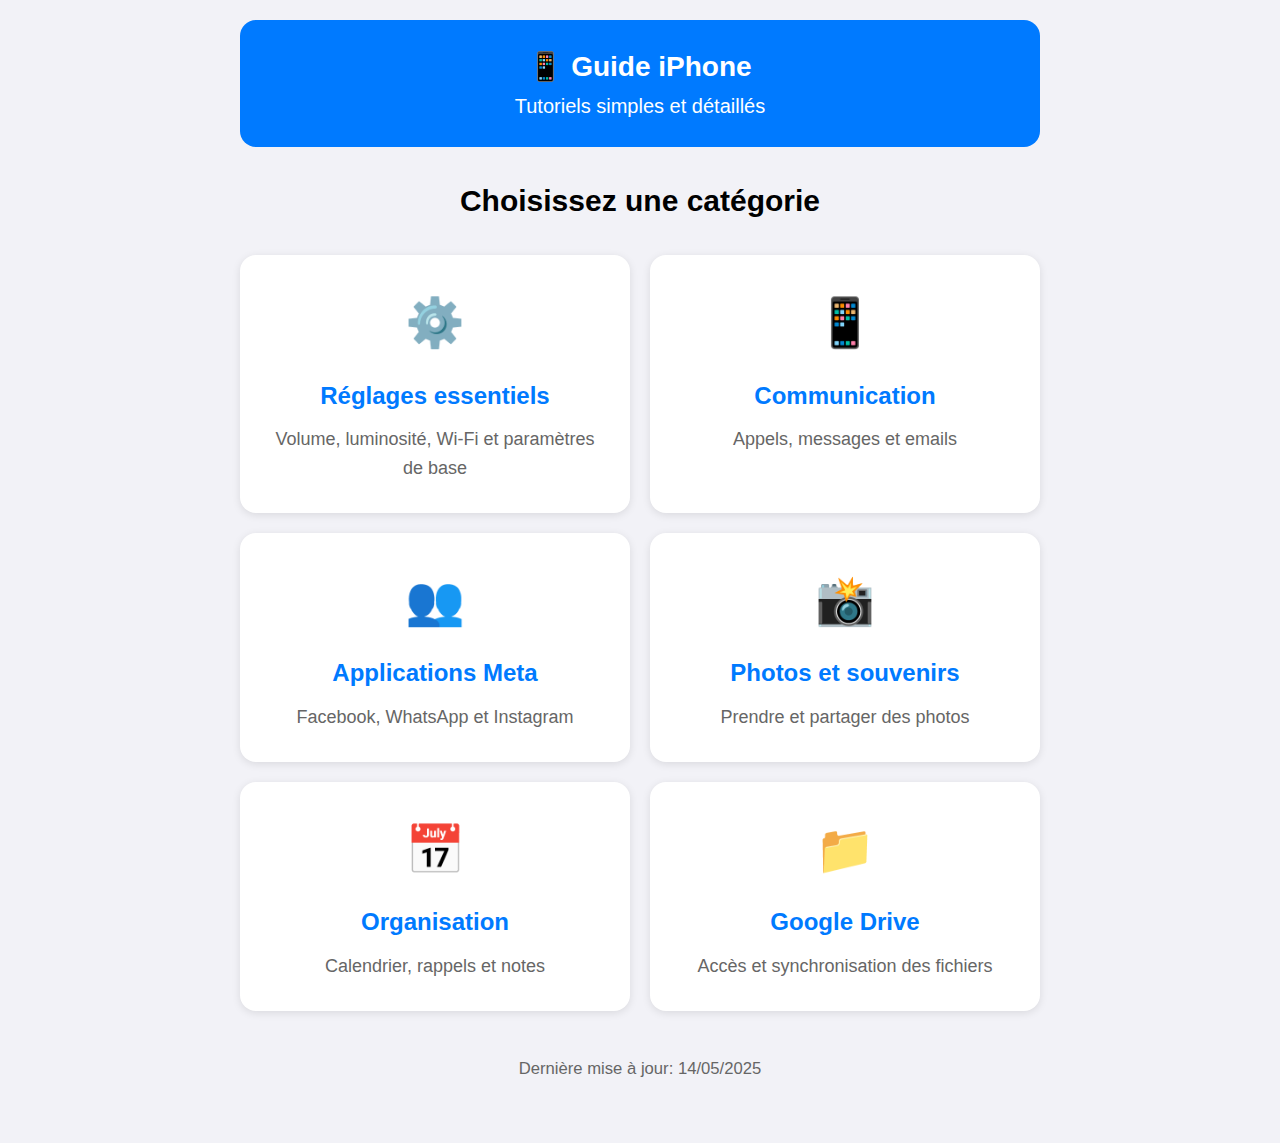
<file: index.html>
<!DOCTYPE html>
<html lang="fr">
<head>
    <meta charset="UTF-8">
    <meta name="viewport" content="width=device-width, initial-scale=1.0">
    <title>Guide iPhone - Tutoriels simples</title>
    <style>
:root {
    --primary-color: #007AFF;
    --secondary-color: #5AC8FA;
    --background-color: #F2F2F7;
    --text-color: #000;
    --card-bg: #fff;
    --border-radius: 16px;
    --text-size-base: 20px;
    --heading-size: 28px;
}

* {
    margin: 0;
    padding: 0;
    box-sizing: border-box;
}

body {
    font-family: -apple-system, BlinkMacSystemFont, 'SF Pro Text', sans-serif;
    font-size: var(--text-size-base);
    line-height: 1.6;
    color: var(--text-color);
    background-color: var(--background-color);
    padding: 20px;
}

.container {
    max-width: 800px;
    margin: 0 auto;
}

header {
    text-align: center;
    margin-bottom: 30px;
    padding: 25px;
    background-color: var(--primary-color);
    color: white;
    border-radius: var(--border-radius);
}

h1 {
    font-size: var(--heading-size);
    font-weight: 600;
}

.breadcrumb {
    margin-bottom: 20px;
    font-size: 16px;
    color: #666;
}

.breadcrumb a {
    color: var(--primary-color);
    text-decoration: none;
}

.category-grid {
    display: grid;
    grid-template-columns: repeat(auto-fit, minmax(300px, 1fr));
    gap: 20px;
    margin-bottom: 40px;
}

.category-card {
    background-color: var(--card-bg);
    border-radius: var(--border-radius);
    padding: 30px;
    text-align: center;
    box-shadow: 0 2px 8px rgba(0,0,0,0.1);
    transition: transform 0.2s ease;
    text-decoration: none;
    color: var(--text-color);
}

.category-card:active {
    transform: scale(0.98);
}

.category-icon {
    font-size: 48px;
    margin-bottom: 15px;
}

.category-name {
    font-size: 24px;
    font-weight: 600;
    margin-bottom: 10px;
    color: var(--primary-color);
}

.category-description {
    font-size: 18px;
    color: #666;
}

.tutoriel-card {
    background-color: var(--card-bg);
    border-radius: var(--border-radius);
    padding: 20px;
    margin-bottom: 20px;
    box-shadow: 0 2px 8px rgba(0,0,0,0.1);
    transition: transform 0.2s ease;
}

.tutoriel-card:active {
    transform: scale(0.98);
}

.tutoriel-title {
    font-size: 22px;
    font-weight: 600;
    margin-bottom: 10px;
    color: var(--primary-color);
}

.tutoriel-description {
    font-size: 18px;
    color: #666;
    margin-bottom: 15px;
}

.tutoriel-meta {
    display: flex;
    gap: 20px;
    font-size: 16px;
    color: #999;
    margin-bottom: 15px;
}

.tutoriel-link {
    display: inline-block;
    background-color: var(--primary-color);
    color: white;
    text-decoration: none;
    padding: 12px 24px;
    border-radius: 22px;
    font-weight: 600;
    font-size: 18px;
}

.nav-link {
    display: inline-block;
    background-color: var(--primary-color);
    color: white;
    text-decoration: none;
    padding: 12px 24px;
    border-radius: 22px;
    font-weight: 600;
    font-size: 18px;
    margin: 10px;
}

.nav-bottom {
    margin-top: 40px;
    padding-top: 20px;
    border-top: 2px solid #E0E0E0;
    text-align: center;
}

@media (max-width: 428px) {
    .container {
        padding: 10px;
    }
    
    h1 {
        font-size: 24px;
    }
    
    .category-grid {
        grid-template-columns: 1fr;
    }
}
</style>
</head>
<body>
    <div class="container">
        <header>
            <h1>📱 Guide iPhone</h1>
            <p>Tutoriels simples et détaillés</p>
        </header>
        
        <h2 style="text-align: center; margin-bottom: 30px;">Choisissez une catégorie</h2>
        
        <div class="category-grid">
            
        <a href="categories/reglages/index.html" class="category-card">
            <div class="category-icon">⚙️</div>
            <div class="category-name">Réglages essentiels</div>
            <div class="category-description">Volume, luminosité, Wi-Fi et paramètres de base</div>
        </a>
        
        <a href="categories/communication/index.html" class="category-card">
            <div class="category-icon">📱</div>
            <div class="category-name">Communication</div>
            <div class="category-description">Appels, messages et emails</div>
        </a>
        
        <a href="categories/meta/index.html" class="category-card">
            <div class="category-icon">👥</div>
            <div class="category-name">Applications Meta</div>
            <div class="category-description">Facebook, WhatsApp et Instagram</div>
        </a>
        
        <a href="categories/photos/index.html" class="category-card">
            <div class="category-icon">📸</div>
            <div class="category-name">Photos et souvenirs</div>
            <div class="category-description">Prendre et partager des photos</div>
        </a>
        
        <a href="categories/organisation/index.html" class="category-card">
            <div class="category-icon">📅</div>
            <div class="category-name">Organisation</div>
            <div class="category-description">Calendrier, rappels et notes</div>
        </a>
        
        <a href="categories/google/index.html" class="category-card">
            <div class="category-icon">📁</div>
            <div class="category-name">Google Drive</div>
            <div class="category-description">Accès et synchronisation des fichiers</div>
        </a>
        
        </div>
        
        <div style="text-align: center; margin: 40px 0; color: #666;">
            <p><small>Dernière mise à jour: 14/05/2025</small></p>
        </div>
    </div>
</body>
</html>
</file>
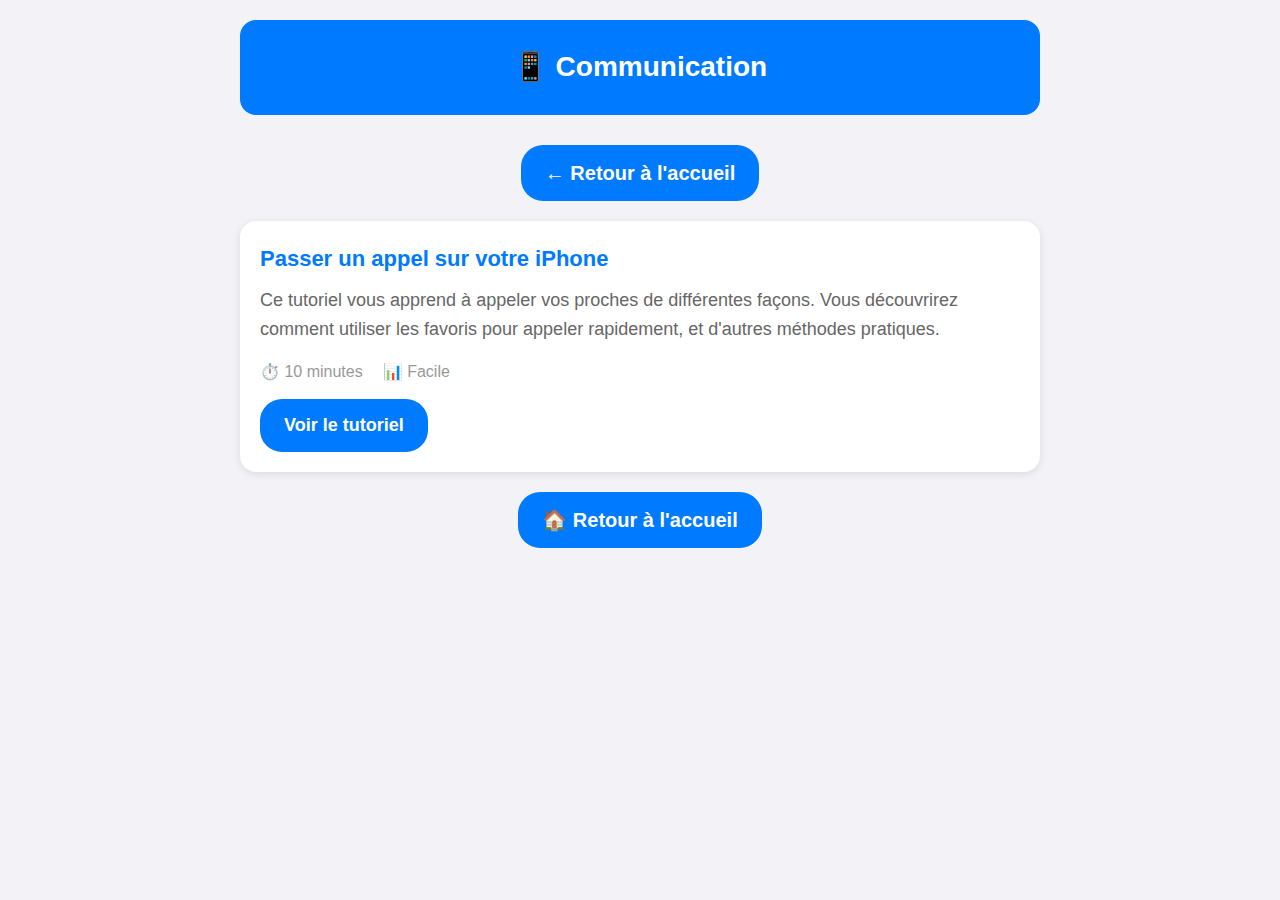
<file: categories/communication/index.html>
<!DOCTYPE html>
<html lang="fr">
<head>
    <meta charset="UTF-8">
    <meta name="viewport" content="width=device-width, initial-scale=1.0">
    <title>Communication - Guide iPhone</title>
    <style>
:root {
    --primary-color: #007AFF;
    --secondary-color: #5AC8FA;
    --background-color: #F2F2F7;
    --text-color: #000;
    --card-bg: #fff;
    --border-radius: 16px;
    --text-size-base: 20px;
    --heading-size: 28px;
}

* {
    margin: 0;
    padding: 0;
    box-sizing: border-box;
}

body {
    font-family: -apple-system, BlinkMacSystemFont, 'SF Pro Text', sans-serif;
    font-size: var(--text-size-base);
    line-height: 1.6;
    color: var(--text-color);
    background-color: var(--background-color);
    padding: 20px;
}

.container {
    max-width: 800px;
    margin: 0 auto;
}

header {
    text-align: center;
    margin-bottom: 30px;
    padding: 25px;
    background-color: var(--primary-color);
    color: white;
    border-radius: var(--border-radius);
}

h1 {
    font-size: var(--heading-size);
    font-weight: 600;
}

.tutoriel-card {
    background-color: var(--card-bg);
    border-radius: var(--border-radius);
    padding: 20px;
    margin-bottom: 20px;
    box-shadow: 0 2px 8px rgba(0,0,0,0.1);
    transition: transform 0.2s ease;
}

.tutoriel-title {
    font-size: 22px;
    font-weight: 600;
    margin-bottom: 10px;
    color: var(--primary-color);
}

.tutoriel-description {
    font-size: 18px;
    color: #666;
    margin-bottom: 15px;
}

.tutoriel-meta {
    display: flex;
    gap: 20px;
    font-size: 16px;
    color: #999;
    margin-bottom: 15px;
}

.tutoriel-link {
    display: inline-block;
    background-color: var(--primary-color);
    color: white;
    text-decoration: none;
    padding: 12px 24px;
    border-radius: 22px;
    font-weight: 600;
    font-size: 18px;
}

.nav-top, .nav-bottom {
    display: flex;
    gap: 15px;
    align-items: center;
    justify-content: center;
    margin: 20px 0;
}

.nav-link {
    display: inline-block;
    padding: 12px 24px;
    background-color: var(--primary-color);
    color: white;
    text-decoration: none;
    border-radius: 22px;
    font-weight: 600;
}

.categories-grid {
    display: grid;
    grid-template-columns: repeat(auto-fit, minmax(300px, 1fr));
    gap: 20px;
    margin-top: 30px;
}

.category-card {
    background-color: var(--card-bg);
    border-radius: var(--border-radius);
    padding: 30px;
    text-align: center;
    box-shadow: 0 2px 8px rgba(0,0,0,0.1);
    text-decoration: none;
    color: var(--text-color);
}

.category-icon {
    font-size: 48px;
    margin-bottom: 15px;
}

.category-name {
    font-size: 24px;
    font-weight: 600;
    margin-bottom: 10px;
}

.category-count {
    font-size: 16px;
    color: #666;
}

.empty-state {
    text-align: center;
    color: #666;
    padding: 40px;
    font-size: 18px;
}

@media (max-width: 428px) {
    .container {
        padding: 10px;
    }
    
    h1 {
        font-size: 24px;
    }
    
    .categories-grid {
        grid-template-columns: 1fr;
    }
    
    .nav-top, .nav-bottom {
        flex-direction: column;
    }
    
    .nav-link {
        width: 100%;
        text-align: center;
    }
}
</style>
</head>
<body>
    <div class="container">
        <header>
            <h1>📱 Communication</h1>
        </header>
        
        <nav class="nav-top">
            <a href="../../index.html" class="nav-link">← Retour à l'accueil</a>
        </nav>
        
        <div class="tutoriels-list">
            
            <div class="tutoriel-card">
                <h3 class="tutoriel-title">Passer un appel sur votre iPhone</h3>
                <p class="tutoriel-description">Ce tutoriel vous apprend à appeler vos proches de différentes façons. Vous découvrirez comment utiliser les favoris pour appeler rapidement, et d'autres méthodes pratiques.</p>
                <div class="tutoriel-meta">
                    <span>⏱️ 10 minutes</span>
                    <span>📊 Facile</span>
                </div>
                <a href="passer-appel.html" class="tutoriel-link">Voir le tutoriel</a>
            </div>
            
        </div>
        
        <nav class="nav-bottom">
            <a href="../../index.html" class="nav-link">🏠 Retour à l'accueil</a>
        </nav>
    </div>
</body>
</html>
</file>
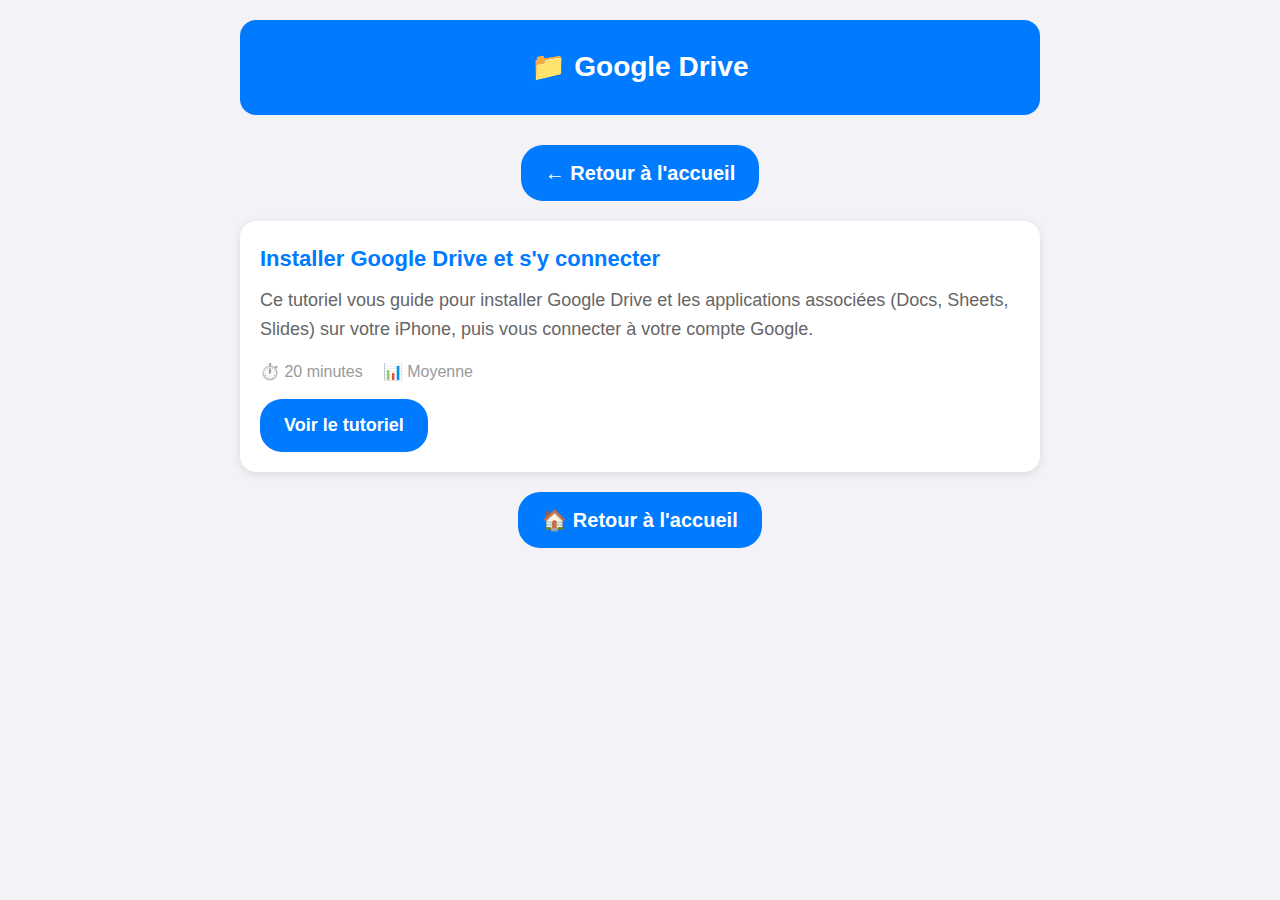
<file: categories/google/index.html>
<!DOCTYPE html>
<html lang="fr">
<head>
    <meta charset="UTF-8">
    <meta name="viewport" content="width=device-width, initial-scale=1.0">
    <title>Google Drive - Guide iPhone</title>
    <style>
:root {
    --primary-color: #007AFF;
    --secondary-color: #5AC8FA;
    --background-color: #F2F2F7;
    --text-color: #000;
    --card-bg: #fff;
    --border-radius: 16px;
    --text-size-base: 20px;
    --heading-size: 28px;
}

* {
    margin: 0;
    padding: 0;
    box-sizing: border-box;
}

body {
    font-family: -apple-system, BlinkMacSystemFont, 'SF Pro Text', sans-serif;
    font-size: var(--text-size-base);
    line-height: 1.6;
    color: var(--text-color);
    background-color: var(--background-color);
    padding: 20px;
}

.container {
    max-width: 800px;
    margin: 0 auto;
}

header {
    text-align: center;
    margin-bottom: 30px;
    padding: 25px;
    background-color: var(--primary-color);
    color: white;
    border-radius: var(--border-radius);
}

h1 {
    font-size: var(--heading-size);
    font-weight: 600;
}

.tutoriel-card {
    background-color: var(--card-bg);
    border-radius: var(--border-radius);
    padding: 20px;
    margin-bottom: 20px;
    box-shadow: 0 2px 8px rgba(0,0,0,0.1);
    transition: transform 0.2s ease;
}

.tutoriel-title {
    font-size: 22px;
    font-weight: 600;
    margin-bottom: 10px;
    color: var(--primary-color);
}

.tutoriel-description {
    font-size: 18px;
    color: #666;
    margin-bottom: 15px;
}

.tutoriel-meta {
    display: flex;
    gap: 20px;
    font-size: 16px;
    color: #999;
    margin-bottom: 15px;
}

.tutoriel-link {
    display: inline-block;
    background-color: var(--primary-color);
    color: white;
    text-decoration: none;
    padding: 12px 24px;
    border-radius: 22px;
    font-weight: 600;
    font-size: 18px;
}

.nav-top, .nav-bottom {
    display: flex;
    gap: 15px;
    align-items: center;
    justify-content: center;
    margin: 20px 0;
}

.nav-link {
    display: inline-block;
    padding: 12px 24px;
    background-color: var(--primary-color);
    color: white;
    text-decoration: none;
    border-radius: 22px;
    font-weight: 600;
}

.categories-grid {
    display: grid;
    grid-template-columns: repeat(auto-fit, minmax(300px, 1fr));
    gap: 20px;
    margin-top: 30px;
}

.category-card {
    background-color: var(--card-bg);
    border-radius: var(--border-radius);
    padding: 30px;
    text-align: center;
    box-shadow: 0 2px 8px rgba(0,0,0,0.1);
    text-decoration: none;
    color: var(--text-color);
}

.category-icon {
    font-size: 48px;
    margin-bottom: 15px;
}

.category-name {
    font-size: 24px;
    font-weight: 600;
    margin-bottom: 10px;
}

.category-count {
    font-size: 16px;
    color: #666;
}

.empty-state {
    text-align: center;
    color: #666;
    padding: 40px;
    font-size: 18px;
}

@media (max-width: 428px) {
    .container {
        padding: 10px;
    }
    
    h1 {
        font-size: 24px;
    }
    
    .categories-grid {
        grid-template-columns: 1fr;
    }
    
    .nav-top, .nav-bottom {
        flex-direction: column;
    }
    
    .nav-link {
        width: 100%;
        text-align: center;
    }
}
</style>
</head>
<body>
    <div class="container">
        <header>
            <h1>📁 Google Drive</h1>
        </header>
        
        <nav class="nav-top">
            <a href="../../index.html" class="nav-link">← Retour à l'accueil</a>
        </nav>
        
        <div class="tutoriels-list">
            
            <div class="tutoriel-card">
                <h3 class="tutoriel-title">Installer Google Drive et s'y connecter</h3>
                <p class="tutoriel-description">Ce tutoriel vous guide pour installer Google Drive et les applications associées (Docs, Sheets, Slides) sur votre iPhone, puis vous connecter à votre compte Google.</p>
                <div class="tutoriel-meta">
                    <span>⏱️ 20 minutes</span>
                    <span>📊 Moyenne</span>
                </div>
                <a href="acceder-drive.html" class="tutoriel-link">Voir le tutoriel</a>
            </div>
            
        </div>
        
        <nav class="nav-bottom">
            <a href="../../index.html" class="nav-link">🏠 Retour à l'accueil</a>
        </nav>
    </div>
</body>
</html>
</file>
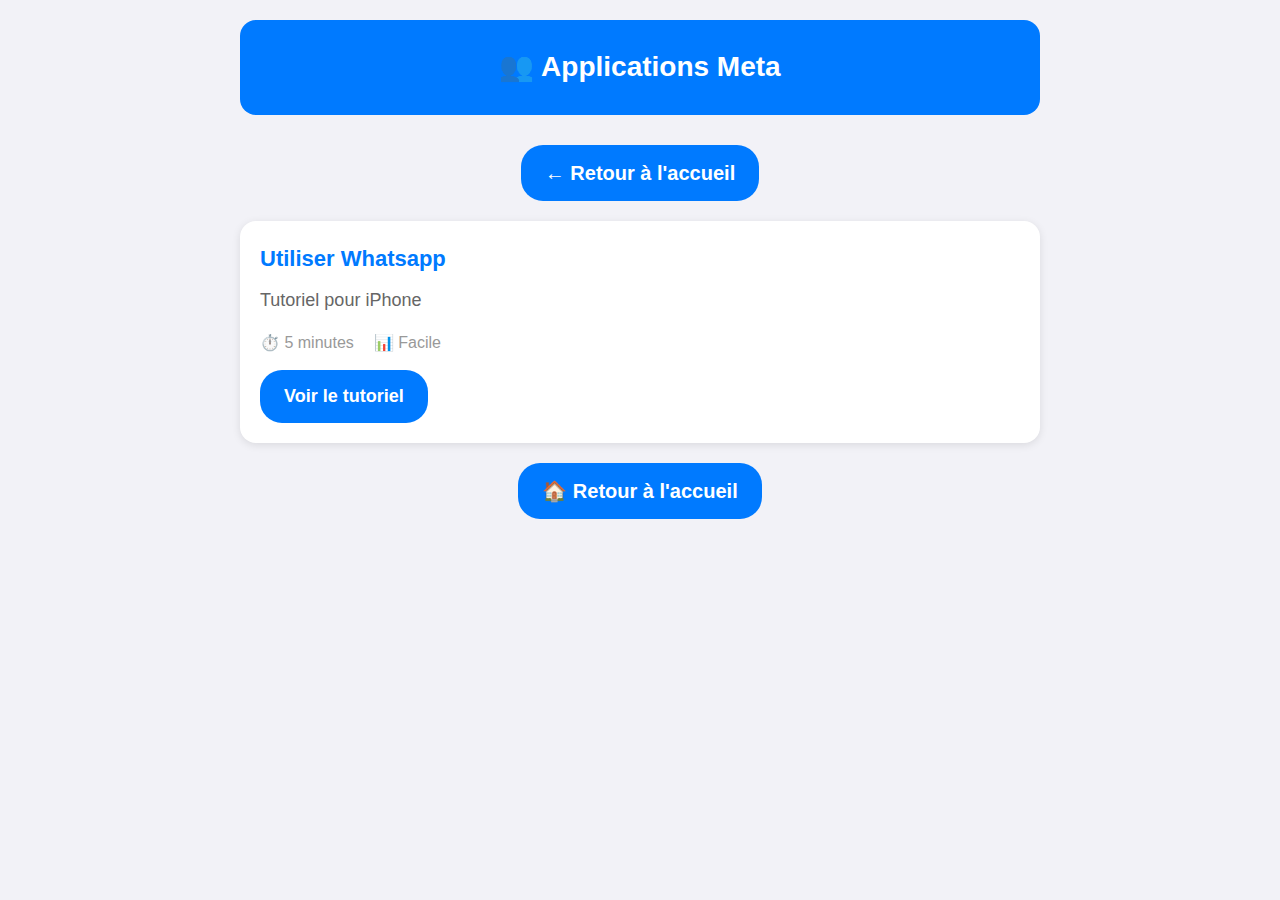
<file: categories/meta/index.html>
<!DOCTYPE html>
<html lang="fr">
<head>
    <meta charset="UTF-8">
    <meta name="viewport" content="width=device-width, initial-scale=1.0">
    <title>Applications Meta - Guide iPhone</title>
    <style>
:root {
    --primary-color: #007AFF;
    --secondary-color: #5AC8FA;
    --background-color: #F2F2F7;
    --text-color: #000;
    --card-bg: #fff;
    --border-radius: 16px;
    --text-size-base: 20px;
    --heading-size: 28px;
}

* {
    margin: 0;
    padding: 0;
    box-sizing: border-box;
}

body {
    font-family: -apple-system, BlinkMacSystemFont, 'SF Pro Text', sans-serif;
    font-size: var(--text-size-base);
    line-height: 1.6;
    color: var(--text-color);
    background-color: var(--background-color);
    padding: 20px;
}

.container {
    max-width: 800px;
    margin: 0 auto;
}

header {
    text-align: center;
    margin-bottom: 30px;
    padding: 25px;
    background-color: var(--primary-color);
    color: white;
    border-radius: var(--border-radius);
}

h1 {
    font-size: var(--heading-size);
    font-weight: 600;
}

.tutoriel-card {
    background-color: var(--card-bg);
    border-radius: var(--border-radius);
    padding: 20px;
    margin-bottom: 20px;
    box-shadow: 0 2px 8px rgba(0,0,0,0.1);
    transition: transform 0.2s ease;
}

.tutoriel-title {
    font-size: 22px;
    font-weight: 600;
    margin-bottom: 10px;
    color: var(--primary-color);
}

.tutoriel-description {
    font-size: 18px;
    color: #666;
    margin-bottom: 15px;
}

.tutoriel-meta {
    display: flex;
    gap: 20px;
    font-size: 16px;
    color: #999;
    margin-bottom: 15px;
}

.tutoriel-link {
    display: inline-block;
    background-color: var(--primary-color);
    color: white;
    text-decoration: none;
    padding: 12px 24px;
    border-radius: 22px;
    font-weight: 600;
    font-size: 18px;
}

.nav-top, .nav-bottom {
    display: flex;
    gap: 15px;
    align-items: center;
    justify-content: center;
    margin: 20px 0;
}

.nav-link {
    display: inline-block;
    padding: 12px 24px;
    background-color: var(--primary-color);
    color: white;
    text-decoration: none;
    border-radius: 22px;
    font-weight: 600;
}

.categories-grid {
    display: grid;
    grid-template-columns: repeat(auto-fit, minmax(300px, 1fr));
    gap: 20px;
    margin-top: 30px;
}

.category-card {
    background-color: var(--card-bg);
    border-radius: var(--border-radius);
    padding: 30px;
    text-align: center;
    box-shadow: 0 2px 8px rgba(0,0,0,0.1);
    text-decoration: none;
    color: var(--text-color);
}

.category-icon {
    font-size: 48px;
    margin-bottom: 15px;
}

.category-name {
    font-size: 24px;
    font-weight: 600;
    margin-bottom: 10px;
}

.category-count {
    font-size: 16px;
    color: #666;
}

.empty-state {
    text-align: center;
    color: #666;
    padding: 40px;
    font-size: 18px;
}

@media (max-width: 428px) {
    .container {
        padding: 10px;
    }
    
    h1 {
        font-size: 24px;
    }
    
    .categories-grid {
        grid-template-columns: 1fr;
    }
    
    .nav-top, .nav-bottom {
        flex-direction: column;
    }
    
    .nav-link {
        width: 100%;
        text-align: center;
    }
}
</style>
</head>
<body>
    <div class="container">
        <header>
            <h1>👥 Applications Meta</h1>
        </header>
        
        <nav class="nav-top">
            <a href="../../index.html" class="nav-link">← Retour à l'accueil</a>
        </nav>
        
        <div class="tutoriels-list">
            
            <div class="tutoriel-card">
                <h3 class="tutoriel-title">Utiliser Whatsapp</h3>
                <p class="tutoriel-description">Tutoriel pour iPhone</p>
                <div class="tutoriel-meta">
                    <span>⏱️ 5 minutes</span>
                    <span>📊 Facile</span>
                </div>
                <a href="utiliser-whatsapp.html" class="tutoriel-link">Voir le tutoriel</a>
            </div>
            
        </div>
        
        <nav class="nav-bottom">
            <a href="../../index.html" class="nav-link">🏠 Retour à l'accueil</a>
        </nav>
    </div>
</body>
</html>
</file>
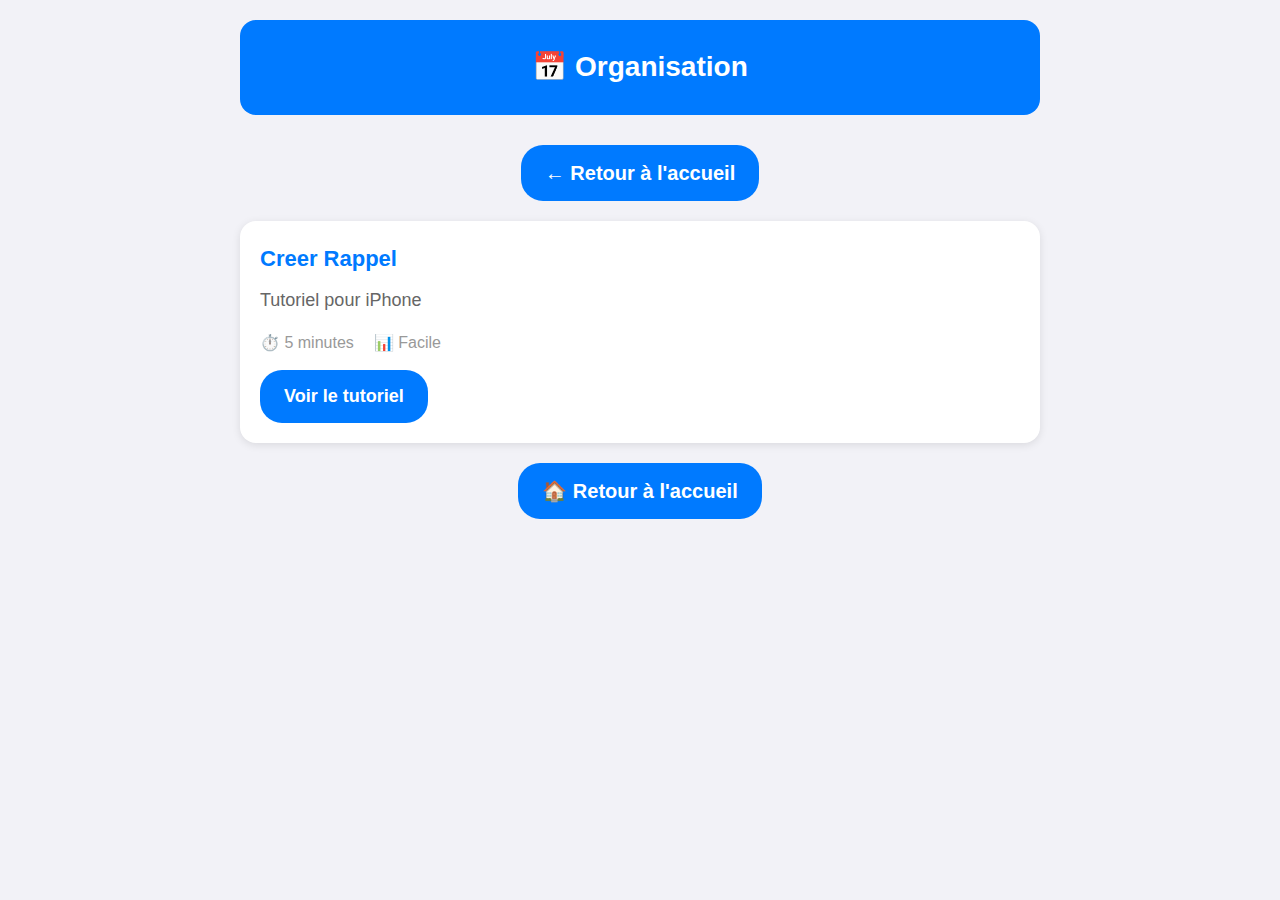
<file: categories/organisation/index.html>
<!DOCTYPE html>
<html lang="fr">
<head>
    <meta charset="UTF-8">
    <meta name="viewport" content="width=device-width, initial-scale=1.0">
    <title>Organisation - Guide iPhone</title>
    <style>
:root {
    --primary-color: #007AFF;
    --secondary-color: #5AC8FA;
    --background-color: #F2F2F7;
    --text-color: #000;
    --card-bg: #fff;
    --border-radius: 16px;
    --text-size-base: 20px;
    --heading-size: 28px;
}

* {
    margin: 0;
    padding: 0;
    box-sizing: border-box;
}

body {
    font-family: -apple-system, BlinkMacSystemFont, 'SF Pro Text', sans-serif;
    font-size: var(--text-size-base);
    line-height: 1.6;
    color: var(--text-color);
    background-color: var(--background-color);
    padding: 20px;
}

.container {
    max-width: 800px;
    margin: 0 auto;
}

header {
    text-align: center;
    margin-bottom: 30px;
    padding: 25px;
    background-color: var(--primary-color);
    color: white;
    border-radius: var(--border-radius);
}

h1 {
    font-size: var(--heading-size);
    font-weight: 600;
}

.tutoriel-card {
    background-color: var(--card-bg);
    border-radius: var(--border-radius);
    padding: 20px;
    margin-bottom: 20px;
    box-shadow: 0 2px 8px rgba(0,0,0,0.1);
    transition: transform 0.2s ease;
}

.tutoriel-title {
    font-size: 22px;
    font-weight: 600;
    margin-bottom: 10px;
    color: var(--primary-color);
}

.tutoriel-description {
    font-size: 18px;
    color: #666;
    margin-bottom: 15px;
}

.tutoriel-meta {
    display: flex;
    gap: 20px;
    font-size: 16px;
    color: #999;
    margin-bottom: 15px;
}

.tutoriel-link {
    display: inline-block;
    background-color: var(--primary-color);
    color: white;
    text-decoration: none;
    padding: 12px 24px;
    border-radius: 22px;
    font-weight: 600;
    font-size: 18px;
}

.nav-top, .nav-bottom {
    display: flex;
    gap: 15px;
    align-items: center;
    justify-content: center;
    margin: 20px 0;
}

.nav-link {
    display: inline-block;
    padding: 12px 24px;
    background-color: var(--primary-color);
    color: white;
    text-decoration: none;
    border-radius: 22px;
    font-weight: 600;
}

.categories-grid {
    display: grid;
    grid-template-columns: repeat(auto-fit, minmax(300px, 1fr));
    gap: 20px;
    margin-top: 30px;
}

.category-card {
    background-color: var(--card-bg);
    border-radius: var(--border-radius);
    padding: 30px;
    text-align: center;
    box-shadow: 0 2px 8px rgba(0,0,0,0.1);
    text-decoration: none;
    color: var(--text-color);
}

.category-icon {
    font-size: 48px;
    margin-bottom: 15px;
}

.category-name {
    font-size: 24px;
    font-weight: 600;
    margin-bottom: 10px;
}

.category-count {
    font-size: 16px;
    color: #666;
}

.empty-state {
    text-align: center;
    color: #666;
    padding: 40px;
    font-size: 18px;
}

@media (max-width: 428px) {
    .container {
        padding: 10px;
    }
    
    h1 {
        font-size: 24px;
    }
    
    .categories-grid {
        grid-template-columns: 1fr;
    }
    
    .nav-top, .nav-bottom {
        flex-direction: column;
    }
    
    .nav-link {
        width: 100%;
        text-align: center;
    }
}
</style>
</head>
<body>
    <div class="container">
        <header>
            <h1>📅 Organisation</h1>
        </header>
        
        <nav class="nav-top">
            <a href="../../index.html" class="nav-link">← Retour à l'accueil</a>
        </nav>
        
        <div class="tutoriels-list">
            
            <div class="tutoriel-card">
                <h3 class="tutoriel-title">Creer Rappel</h3>
                <p class="tutoriel-description">Tutoriel pour iPhone</p>
                <div class="tutoriel-meta">
                    <span>⏱️ 5 minutes</span>
                    <span>📊 Facile</span>
                </div>
                <a href="creer-rappel.html" class="tutoriel-link">Voir le tutoriel</a>
            </div>
            
        </div>
        
        <nav class="nav-bottom">
            <a href="../../index.html" class="nav-link">🏠 Retour à l'accueil</a>
        </nav>
    </div>
</body>
</html>
</file>
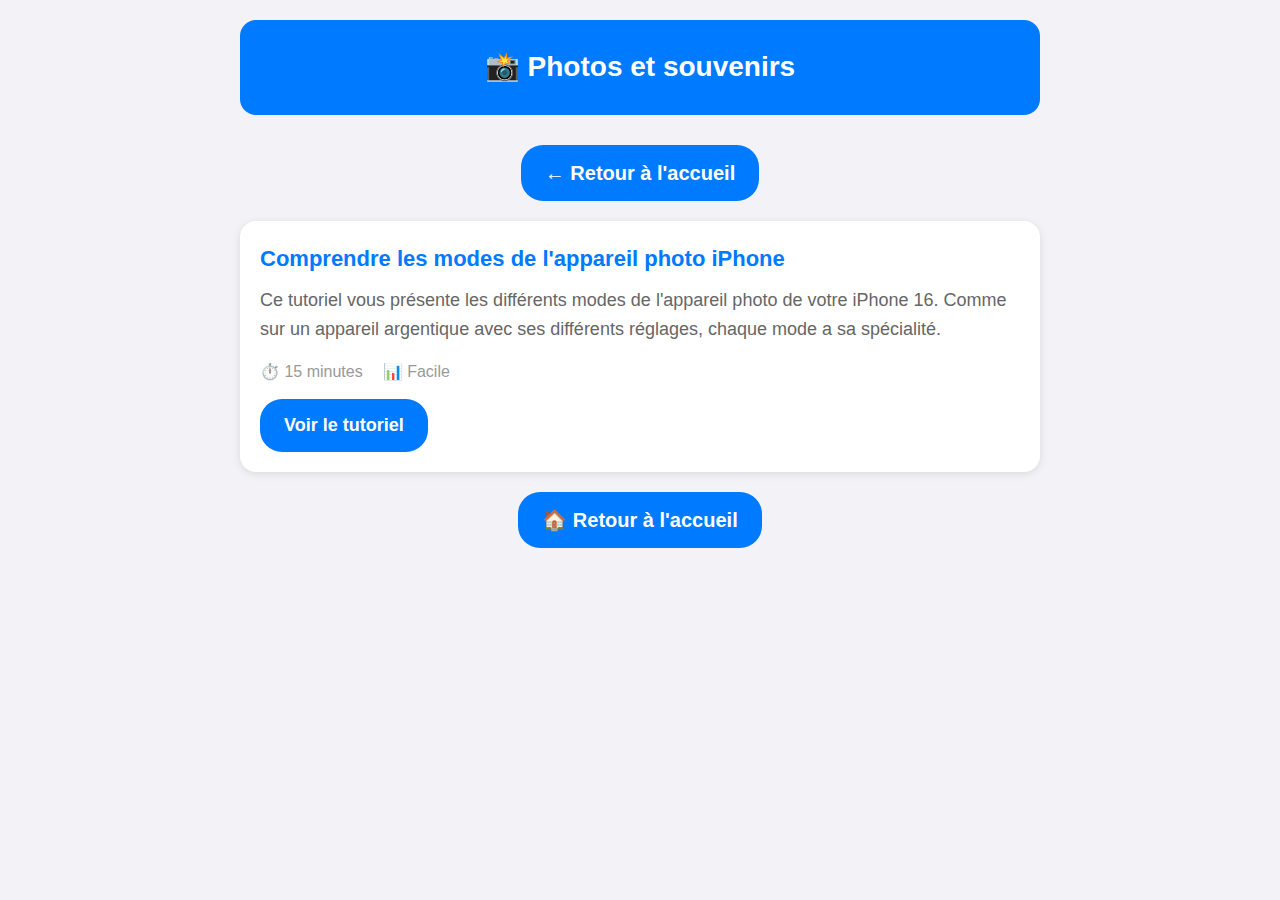
<file: categories/photos/index.html>
<!DOCTYPE html>
<html lang="fr">
<head>
    <meta charset="UTF-8">
    <meta name="viewport" content="width=device-width, initial-scale=1.0">
    <title>Photos et souvenirs - Guide iPhone</title>
    <style>
:root {
    --primary-color: #007AFF;
    --secondary-color: #5AC8FA;
    --background-color: #F2F2F7;
    --text-color: #000;
    --card-bg: #fff;
    --border-radius: 16px;
    --text-size-base: 20px;
    --heading-size: 28px;
}

* {
    margin: 0;
    padding: 0;
    box-sizing: border-box;
}

body {
    font-family: -apple-system, BlinkMacSystemFont, 'SF Pro Text', sans-serif;
    font-size: var(--text-size-base);
    line-height: 1.6;
    color: var(--text-color);
    background-color: var(--background-color);
    padding: 20px;
}

.container {
    max-width: 800px;
    margin: 0 auto;
}

header {
    text-align: center;
    margin-bottom: 30px;
    padding: 25px;
    background-color: var(--primary-color);
    color: white;
    border-radius: var(--border-radius);
}

h1 {
    font-size: var(--heading-size);
    font-weight: 600;
}

.tutoriel-card {
    background-color: var(--card-bg);
    border-radius: var(--border-radius);
    padding: 20px;
    margin-bottom: 20px;
    box-shadow: 0 2px 8px rgba(0,0,0,0.1);
    transition: transform 0.2s ease;
}

.tutoriel-title {
    font-size: 22px;
    font-weight: 600;
    margin-bottom: 10px;
    color: var(--primary-color);
}

.tutoriel-description {
    font-size: 18px;
    color: #666;
    margin-bottom: 15px;
}

.tutoriel-meta {
    display: flex;
    gap: 20px;
    font-size: 16px;
    color: #999;
    margin-bottom: 15px;
}

.tutoriel-link {
    display: inline-block;
    background-color: var(--primary-color);
    color: white;
    text-decoration: none;
    padding: 12px 24px;
    border-radius: 22px;
    font-weight: 600;
    font-size: 18px;
}

.nav-top, .nav-bottom {
    display: flex;
    gap: 15px;
    align-items: center;
    justify-content: center;
    margin: 20px 0;
}

.nav-link {
    display: inline-block;
    padding: 12px 24px;
    background-color: var(--primary-color);
    color: white;
    text-decoration: none;
    border-radius: 22px;
    font-weight: 600;
}

.categories-grid {
    display: grid;
    grid-template-columns: repeat(auto-fit, minmax(300px, 1fr));
    gap: 20px;
    margin-top: 30px;
}

.category-card {
    background-color: var(--card-bg);
    border-radius: var(--border-radius);
    padding: 30px;
    text-align: center;
    box-shadow: 0 2px 8px rgba(0,0,0,0.1);
    text-decoration: none;
    color: var(--text-color);
}

.category-icon {
    font-size: 48px;
    margin-bottom: 15px;
}

.category-name {
    font-size: 24px;
    font-weight: 600;
    margin-bottom: 10px;
}

.category-count {
    font-size: 16px;
    color: #666;
}

.empty-state {
    text-align: center;
    color: #666;
    padding: 40px;
    font-size: 18px;
}

@media (max-width: 428px) {
    .container {
        padding: 10px;
    }
    
    h1 {
        font-size: 24px;
    }
    
    .categories-grid {
        grid-template-columns: 1fr;
    }
    
    .nav-top, .nav-bottom {
        flex-direction: column;
    }
    
    .nav-link {
        width: 100%;
        text-align: center;
    }
}
</style>
</head>
<body>
    <div class="container">
        <header>
            <h1>📸 Photos et souvenirs</h1>
        </header>
        
        <nav class="nav-top">
            <a href="../../index.html" class="nav-link">← Retour à l'accueil</a>
        </nav>
        
        <div class="tutoriels-list">
            
            <div class="tutoriel-card">
                <h3 class="tutoriel-title">Comprendre les modes de l'appareil photo iPhone</h3>
                <p class="tutoriel-description">Ce tutoriel vous présente les différents modes de l'appareil photo de votre iPhone 16. Comme sur un appareil argentique avec ses différents réglages, chaque mode a sa spécialité.</p>
                <div class="tutoriel-meta">
                    <span>⏱️ 15 minutes</span>
                    <span>📊 Facile</span>
                </div>
                <a href="prendre-photo.html" class="tutoriel-link">Voir le tutoriel</a>
            </div>
            
        </div>
        
        <nav class="nav-bottom">
            <a href="../../index.html" class="nav-link">🏠 Retour à l'accueil</a>
        </nav>
    </div>
</body>
</html>
</file>
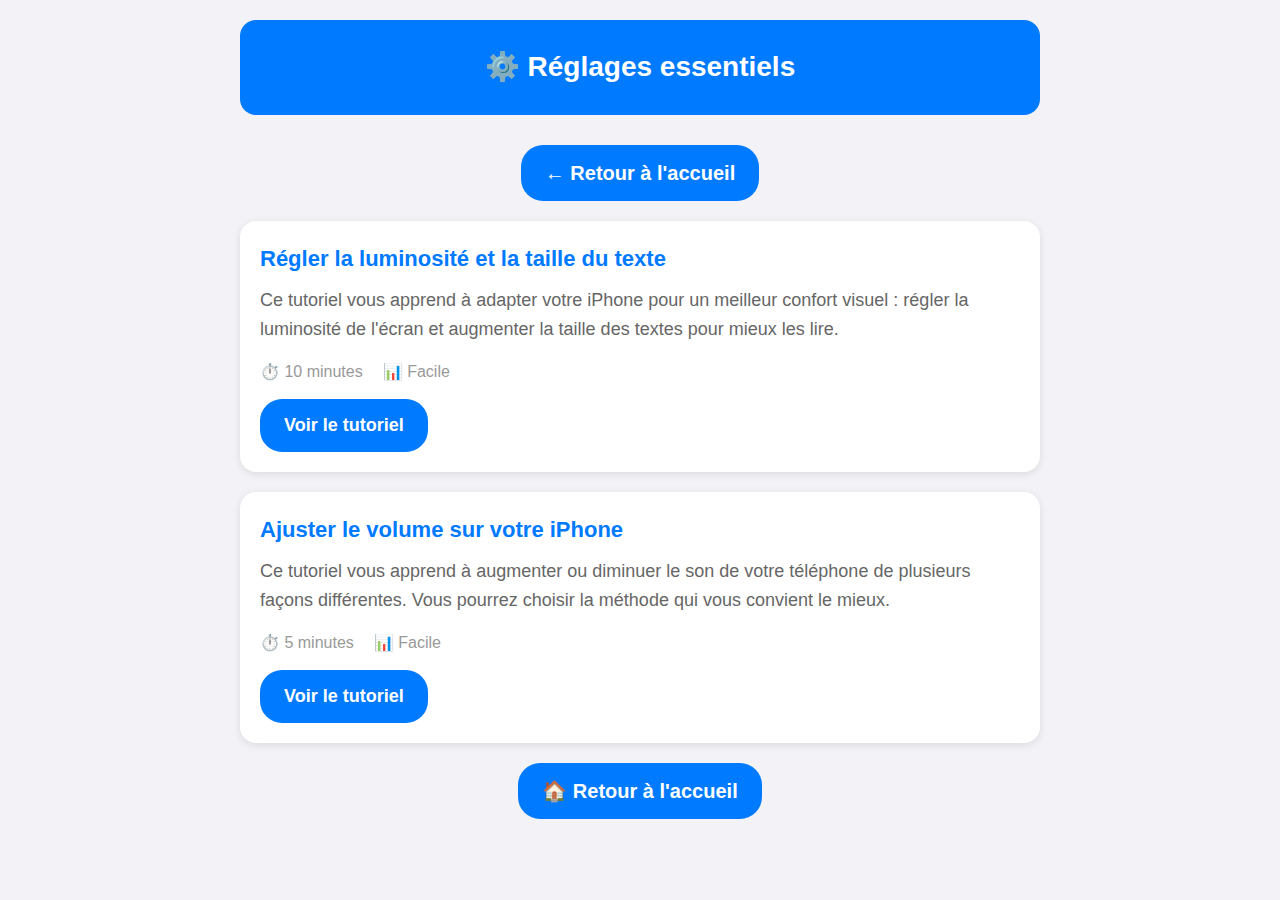
<file: categories/reglages/index.html>
<!DOCTYPE html>
<html lang="fr">
<head>
    <meta charset="UTF-8">
    <meta name="viewport" content="width=device-width, initial-scale=1.0">
    <title>Réglages essentiels - Guide iPhone</title>
    <style>
:root {
    --primary-color: #007AFF;
    --secondary-color: #5AC8FA;
    --background-color: #F2F2F7;
    --text-color: #000;
    --card-bg: #fff;
    --border-radius: 16px;
    --text-size-base: 20px;
    --heading-size: 28px;
}

* {
    margin: 0;
    padding: 0;
    box-sizing: border-box;
}

body {
    font-family: -apple-system, BlinkMacSystemFont, 'SF Pro Text', sans-serif;
    font-size: var(--text-size-base);
    line-height: 1.6;
    color: var(--text-color);
    background-color: var(--background-color);
    padding: 20px;
}

.container {
    max-width: 800px;
    margin: 0 auto;
}

header {
    text-align: center;
    margin-bottom: 30px;
    padding: 25px;
    background-color: var(--primary-color);
    color: white;
    border-radius: var(--border-radius);
}

h1 {
    font-size: var(--heading-size);
    font-weight: 600;
}

.tutoriel-card {
    background-color: var(--card-bg);
    border-radius: var(--border-radius);
    padding: 20px;
    margin-bottom: 20px;
    box-shadow: 0 2px 8px rgba(0,0,0,0.1);
    transition: transform 0.2s ease;
}

.tutoriel-title {
    font-size: 22px;
    font-weight: 600;
    margin-bottom: 10px;
    color: var(--primary-color);
}

.tutoriel-description {
    font-size: 18px;
    color: #666;
    margin-bottom: 15px;
}

.tutoriel-meta {
    display: flex;
    gap: 20px;
    font-size: 16px;
    color: #999;
    margin-bottom: 15px;
}

.tutoriel-link {
    display: inline-block;
    background-color: var(--primary-color);
    color: white;
    text-decoration: none;
    padding: 12px 24px;
    border-radius: 22px;
    font-weight: 600;
    font-size: 18px;
}

.nav-top, .nav-bottom {
    display: flex;
    gap: 15px;
    align-items: center;
    justify-content: center;
    margin: 20px 0;
}

.nav-link {
    display: inline-block;
    padding: 12px 24px;
    background-color: var(--primary-color);
    color: white;
    text-decoration: none;
    border-radius: 22px;
    font-weight: 600;
}

.categories-grid {
    display: grid;
    grid-template-columns: repeat(auto-fit, minmax(300px, 1fr));
    gap: 20px;
    margin-top: 30px;
}

.category-card {
    background-color: var(--card-bg);
    border-radius: var(--border-radius);
    padding: 30px;
    text-align: center;
    box-shadow: 0 2px 8px rgba(0,0,0,0.1);
    text-decoration: none;
    color: var(--text-color);
}

.category-icon {
    font-size: 48px;
    margin-bottom: 15px;
}

.category-name {
    font-size: 24px;
    font-weight: 600;
    margin-bottom: 10px;
}

.category-count {
    font-size: 16px;
    color: #666;
}

.empty-state {
    text-align: center;
    color: #666;
    padding: 40px;
    font-size: 18px;
}

@media (max-width: 428px) {
    .container {
        padding: 10px;
    }
    
    h1 {
        font-size: 24px;
    }
    
    .categories-grid {
        grid-template-columns: 1fr;
    }
    
    .nav-top, .nav-bottom {
        flex-direction: column;
    }
    
    .nav-link {
        width: 100%;
        text-align: center;
    }
}
</style>
</head>
<body>
    <div class="container">
        <header>
            <h1>⚙️ Réglages essentiels</h1>
        </header>
        
        <nav class="nav-top">
            <a href="../../index.html" class="nav-link">← Retour à l'accueil</a>
        </nav>
        
        <div class="tutoriels-list">
            
            <div class="tutoriel-card">
                <h3 class="tutoriel-title">Régler la luminosité et la taille du texte</h3>
                <p class="tutoriel-description">Ce tutoriel vous apprend à adapter votre iPhone pour un meilleur confort visuel : régler la luminosité de l'écran et augmenter la taille des textes pour mieux les lire.</p>
                <div class="tutoriel-meta">
                    <span>⏱️ 10 minutes</span>
                    <span>📊 Facile</span>
                </div>
                <a href="luminosite-et-taille-texte.html" class="tutoriel-link">Voir le tutoriel</a>
            </div>
            
            <div class="tutoriel-card">
                <h3 class="tutoriel-title">Ajuster le volume sur votre iPhone</h3>
                <p class="tutoriel-description">Ce tutoriel vous apprend à augmenter ou diminuer le son de votre téléphone de plusieurs façons différentes. Vous pourrez choisir la méthode qui vous convient le mieux.</p>
                <div class="tutoriel-meta">
                    <span>⏱️ 5 minutes</span>
                    <span>📊 Facile</span>
                </div>
                <a href="ajuster-volume.html" class="tutoriel-link">Voir le tutoriel</a>
            </div>
            
        </div>
        
        <nav class="nav-bottom">
            <a href="../../index.html" class="nav-link">🏠 Retour à l'accueil</a>
        </nav>
    </div>
</body>
</html>
</file>
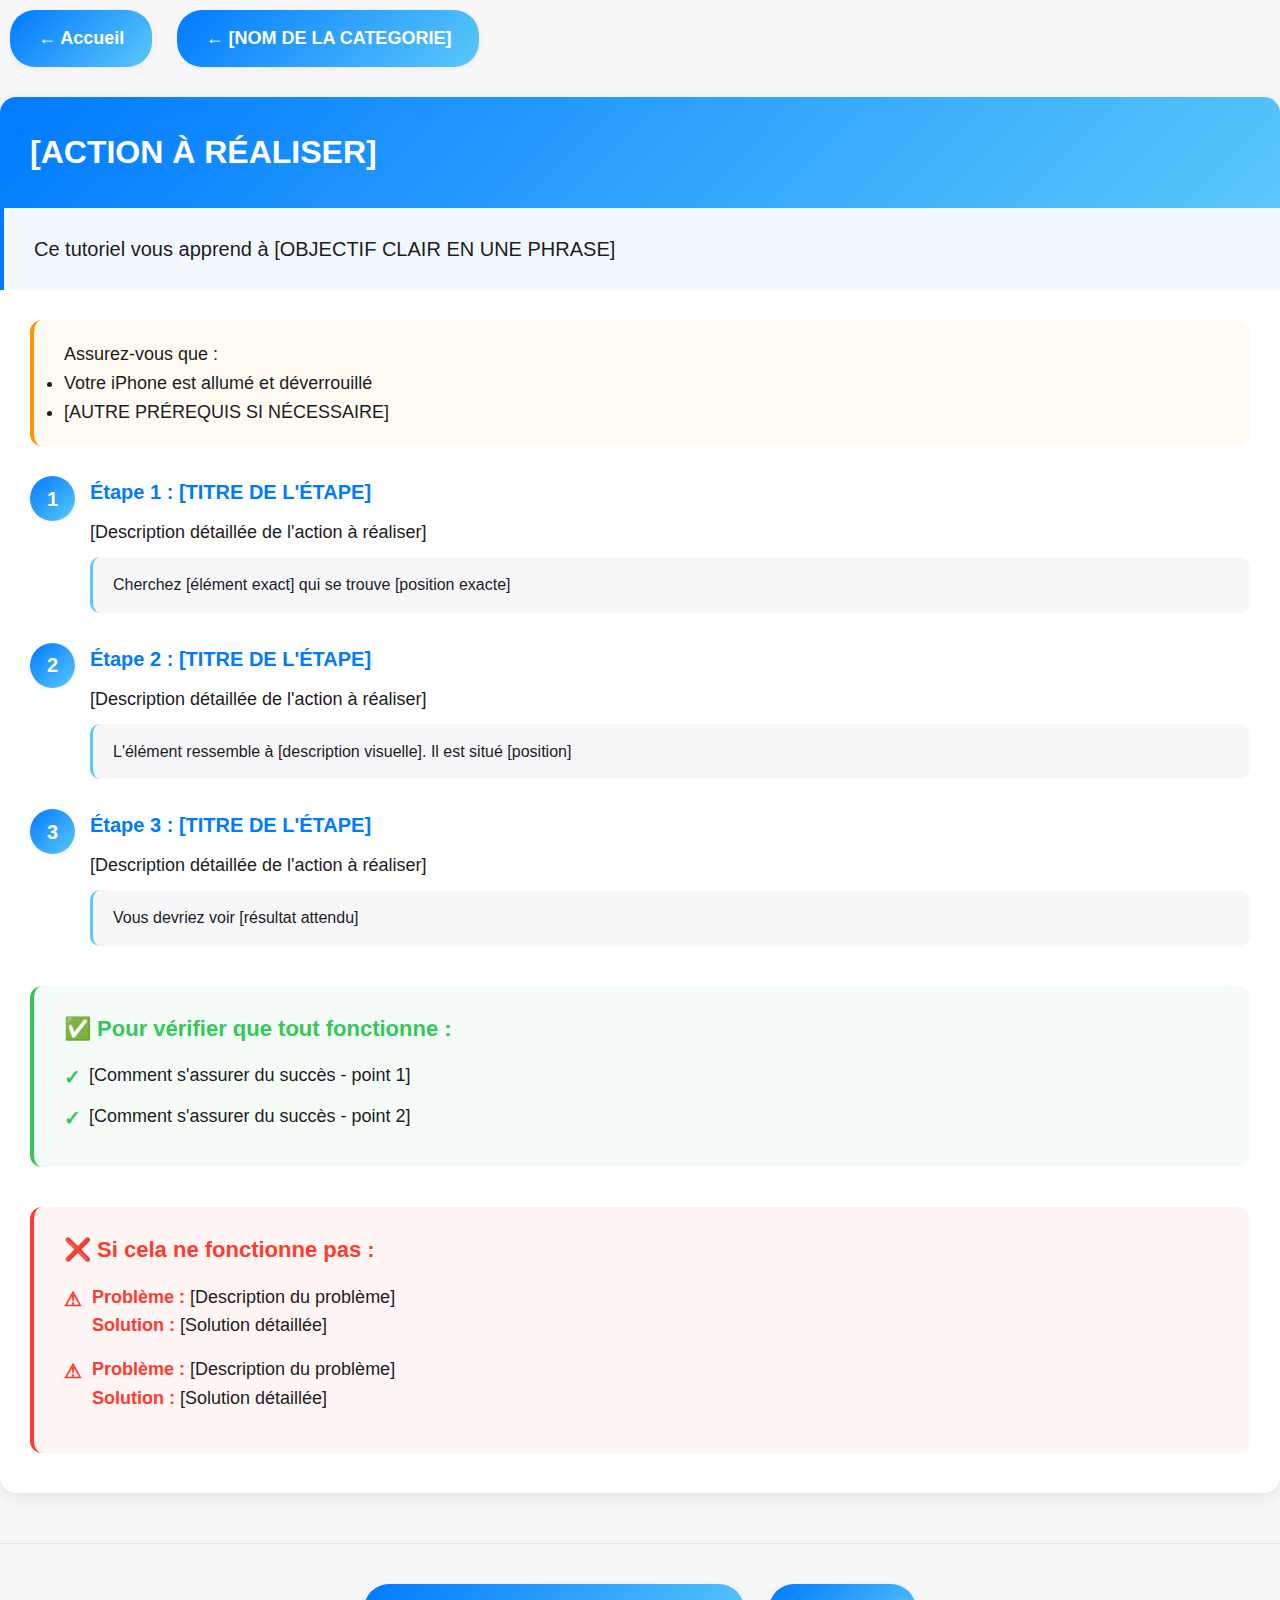
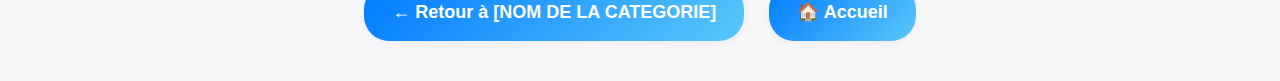
<file: template.html>
<!DOCTYPE html>
<html lang="fr">
<head>
    <meta charset="UTF-8">
    <meta name="viewport" content="width=device-width, initial-scale=1.0">
    <title>[TITRE DU TUTORIEL] - Guide iPhone</title>
    
    <!-- Métadonnées pour le script de génération -->
    <meta name="category" content="[CATEGORIE]">
    <meta name="difficulty" content="Facile">
    <meta name="duration" content="5 minutes">
    
    <link rel="stylesheet" href="../../styles/tutoriel.css">
</head>
<body>
    <nav class="nav-top">
        <a href="../../index.html" class="nav-link">← Accueil</a>
        <a href="index.html" class="nav-link">← [NOM DE LA CATEGORIE]</a>
    </nav>
    
    <article class="tutoriel">
        <h1>[ACTION À RÉALISER]</h1>
        
        <div class="objectif">
            Ce tutoriel vous apprend à [OBJECTIF CLAIR EN UNE PHRASE]
        </div>
        
        <div class="avant-de-commencer">
            Assurez-vous que :
            <ul>
                <li>Votre iPhone est allumé et déverrouillé</li>
                <li>[AUTRE PRÉREQUIS SI NÉCESSAIRE]</li>
            </ul>
        </div>
        
        <ol class="etapes">
            <li>
                <strong>Étape 1 : [TITRE DE L'ÉTAPE]</strong>
                <p>[Description détaillée de l'action à réaliser]</p>
                <p class="details">Cherchez [élément exact] qui se trouve [position exacte]</p>
            </li>
            
            <li>
                <strong>Étape 2 : [TITRE DE L'ÉTAPE]</strong>
                <p>[Description détaillée de l'action à réaliser]</p>
                <p class="details">L'élément ressemble à [description visuelle]. Il est situé [position]</p>
            </li>
            
            <li>
                <strong>Étape 3 : [TITRE DE L'ÉTAPE]</strong>
                <p>[Description détaillée de l'action à réaliser]</p>
                <p class="details">Vous devriez voir [résultat attendu]</p>
            </li>
            
            <!-- Ajouter d'autres étapes si nécessaire -->
        </ol>
        
        <div class="verification">
            <h3>✅ Pour vérifier que tout fonctionne :</h3>
            <ul>
                <li>[Comment s'assurer du succès - point 1]</li>
                <li>[Comment s'assurer du succès - point 2]</li>
            </ul>
        </div>
        
        <div class="problemes-frequents">
            <h3>❌ Si cela ne fonctionne pas :</h3>
            <ul>
                <li><strong>Problème :</strong> [Description du problème]<br>
                    <strong>Solution :</strong> [Solution détaillée]</li>
                <li><strong>Problème :</strong> [Description du problème]<br>
                    <strong>Solution :</strong> [Solution détaillée]</li>
            </ul>
        </div>
    </article>
    
    <nav class="nav-bottom">
        <a href="index.html" class="nav-link">← Retour à [NOM DE LA CATEGORIE]</a>
        <a href="../../index.html" class="nav-link">🏠 Accueil</a>
    </nav>
</body>
</html>
</file>
<file: styles/tutoriel.css>
:root {
    --primary-color: #007AFF;
    --secondary-color: #5AC8FA;
    --success-color: #34C759;
    --warning-color: #FF9500;
    --danger-color: #FF3B30;
    --background-color: #F7F7FA;
    --text-color: #1C1C1E;
    --text-secondary: #8E8E93;
    --card-bg: #FFFFFF;
    --border-color: #E5E5EA;
    --border-radius: 16px;
    --text-size-base: 18px;
    --heading-size: 32px;
    --shadow-light: 0 2px 8px rgba(0,0,0,0.04);
    --shadow-medium: 0 4px 16px rgba(0,0,0,0.08);
}

* {
    margin: 0;
    padding: 0;
    box-sizing: border-box;
}

body {
    font-family: -apple-system, BlinkMacSystemFont, 'SF Pro Text', sans-serif;
    font-size: var(--text-size-base);
    line-height: 1.6;
    color: var(--text-color);
    background-color: var(--background-color);
    padding: 0;
}

.container {
    max-width: 900px;
    margin: 0 auto;
    padding: 20px;
}

.tutoriel {
    background-color: var(--card-bg);
    border-radius: var(--border-radius);
    padding: 0;
    margin: 20px auto;
    overflow: hidden;
    box-shadow: var(--shadow-medium);
}

/* En-tête du tutoriel */
.tutoriel h1 {
    font-size: var(--heading-size);
    color: white;
    background: linear-gradient(135deg, var(--primary-color), var(--secondary-color));
    padding: 30px;
    margin: 0;
    font-weight: 700;
}

/* Navigation en haut */
.nav-bottom:first-of-type {
    background-color: var(--background-color);
    padding: 15px 30px;
    border-bottom: 1px solid var(--border-color);
}

/* Objectif */
.objectif {
    background-color: rgba(0, 122, 255, 0.05);
    padding: 25px 30px;
    margin: 0;
    font-size: 20px;
    border-left: 4px solid var(--primary-color);
    color: var(--text-color);
    font-weight: 500;
}

/* Avant de commencer */
.avant-de-commencer {
    background-color: rgba(255, 149, 0, 0.05);
    padding: 20px 30px;
    margin: 30px;
    border-radius: 12px;
    border-left: 4px solid var(--warning-color);
    font-size: 18px;
}

/* Sections */
.tutoriel h2 {
    font-size: 26px;
    color: var(--primary-color);
    margin: 40px 30px 20px 30px;
    font-weight: 600;
    border-bottom: 2px solid var(--border-color);
    padding-bottom: 10px;
}

.tutoriel h3 {
    font-size: 22px;
    color: var(--text-color);
    margin: 30px 30px 20px 30px;
    font-weight: 600;
}

/* Étapes */
.etapes {
    counter-reset: step-counter;
    list-style: none;
    padding: 0 30px;
    margin: 20px 0;
}

.etapes li {
    margin-bottom: 30px;
    padding-left: 60px;
    position: relative;
    counter-increment: step-counter;
}

.etapes li::before {
    content: counter(step-counter);
    position: absolute;
    left: 0;
    top: 0;
    width: 45px;
    height: 45px;
    background: linear-gradient(135deg, var(--primary-color), var(--secondary-color));
    color: white;
    border-radius: 50%;
    display: flex;
    align-items: center;
    justify-content: center;
    font-weight: bold;
    font-size: 20px;
    box-shadow: var(--shadow-light);
}

.etapes strong {
    display: block;
    font-size: 20px;
    margin-bottom: 10px;
    color: var(--primary-color);
    font-weight: 600;
}

.etapes p {
    margin-bottom: 10px;
    color: var(--text-color);
}

.details {
    background-color: var(--background-color);
    padding: 15px 20px;
    border-radius: 10px;
    margin-top: 10px;
    font-size: 16px;
    color: var(--text-secondary);
    border-left: 3px solid var(--secondary-color);
}

/* Vérification */
.verification {
    background-color: rgba(52, 199, 89, 0.05);
    padding: 25px 30px;
    margin: 40px 30px;
    border-radius: 12px;
    border-left: 4px solid var(--success-color);
}

.verification h3 {
    color: var(--success-color);
    margin: 0 0 15px 0;
    font-size: 22px;
}

.verification ul {
    list-style: none;
    padding-left: 25px;
}

.verification li {
    position: relative;
    margin-bottom: 12px;
    font-size: 18px;
}

.verification li::before {
    content: "✓";
    position: absolute;
    left: -25px;
    color: var(--success-color);
    font-weight: bold;
    font-size: 20px;
}

/* Problèmes fréquents */
.problemes-frequents {
    background-color: rgba(255, 59, 48, 0.05);
    padding: 25px 30px;
    margin: 40px 30px;
    border-radius: 12px;
    border-left: 4px solid var(--danger-color);
}

.problemes-frequents h3 {
    color: var(--danger-color);
    margin: 0 0 15px 0;
    font-size: 22px;
}

.problemes-frequents ul {
    list-style: none;
    padding-left: 0;
}

.problemes-frequents li {
    margin-bottom: 15px;
    padding-left: 28px;
    position: relative;
    font-size: 18px;
}

.problemes-frequents li::before {
    content: "⚠";
    position: absolute;
    left: 0;
    color: var(--danger-color);
    font-weight: bold;
    font-size: 20px;
}

.problemes-frequents strong {
    color: var(--danger-color);
}

/* Navigation */
.nav-bottom {
    margin-top: 50px;
    padding: 30px;
    background-color: var(--background-color);
    text-align: center;
    border-top: 1px solid var(--border-color);
}

.nav-link {
    display: inline-block;
    padding: 14px 28px;
    background: linear-gradient(135deg, var(--primary-color), var(--secondary-color));
    color: white;
    text-decoration: none;
    border-radius: 25px;
    font-weight: 600;
    margin: 10px;
    transition: transform 0.2s ease, box-shadow 0.2s ease;
    box-shadow: var(--shadow-light);
}

.nav-link:hover {
    transform: translateY(-2px);
    box-shadow: var(--shadow-medium);
}

.nav-link:active {
    transform: translateY(0);
}

/* Responsive */
@media (max-width: 428px) {
    .container {
        padding: 0;
    }
    
    .tutoriel {
        border-radius: 0;
        margin: 0;
    }
    
    .tutoriel h1 {
        font-size: 26px;
        padding: 25px 20px;
    }
    
    .objectif,
    .avant-de-commencer,
    .verification,
    .problemes-frequents {
        margin-left: 20px;
        margin-right: 20px;
        padding: 20px;
    }
    
    .etapes {
        padding: 0 20px;
    }
    
    .etapes li {
        padding-left: 50px;
    }
    
    .etapes li::before {
        width: 40px;
        height: 40px;
        font-size: 18px;
    }
}
</file>
